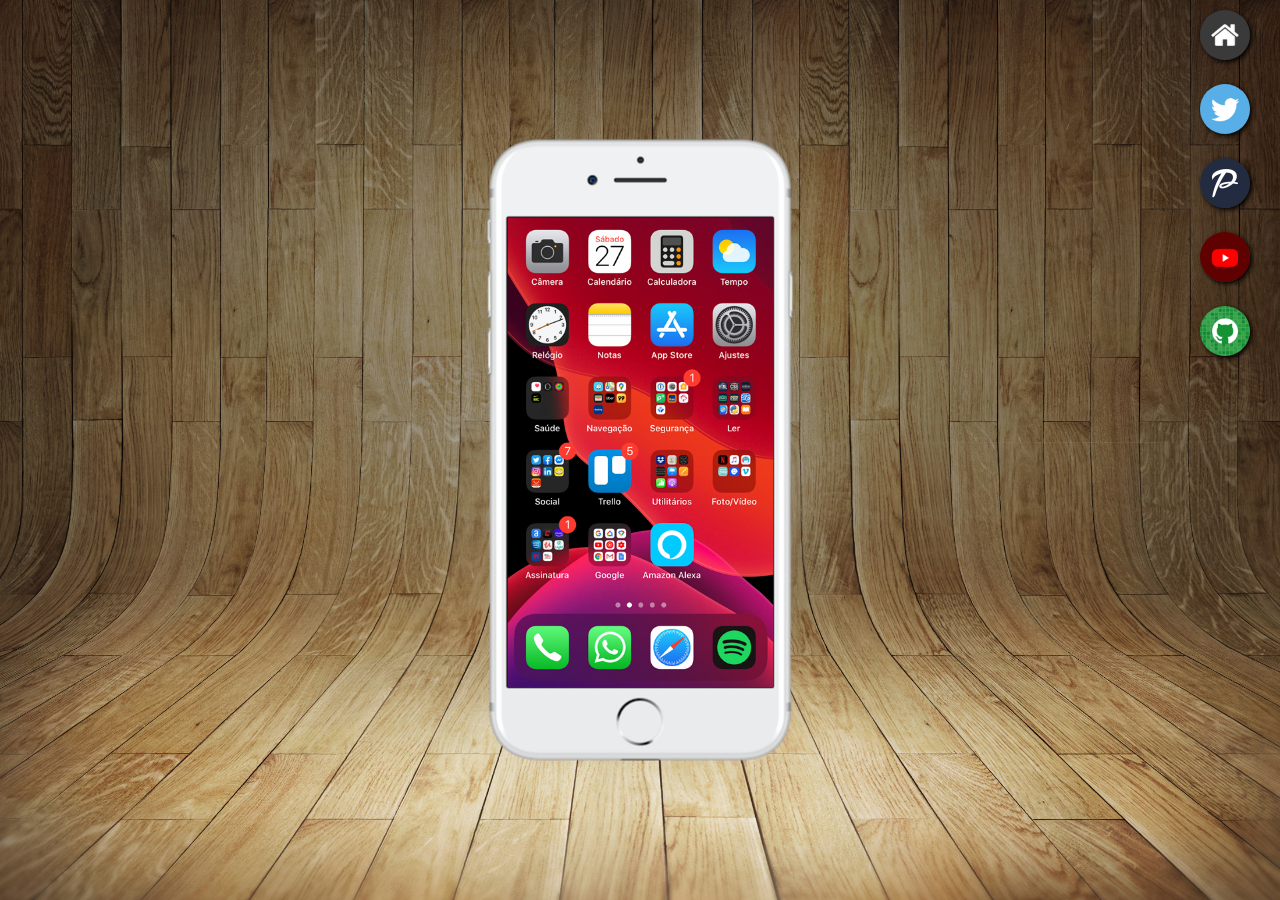
<file: index.html>
<!DOCTYPE html>
<html lang="pt-BR">
<head>
    <meta charset="UTF-8">
    <meta http-equiv="X-UA-Compatible" content="IE=edge">
    <meta name="viewport" content="width=device-width, initial-scale=1.0">
    <title>Redes Sociais</title>
    <link rel="shortcut icon" href="favicon.ico" type="image/x-icon">
    <link rel="stylesheet" href="estilos/style.css">
</head>
<body>
    <main>
        <section id="telefone">
            <iframe src="home.html" name="tela" id="tela" frameborder="0"></iframe>
        </section>

        <section id="redes-sociais">
            <a href="home.html" target="tela"> <img src="imagens/logo-home.jpg" alt="Home"> </a> <br>
            <a href="twitter.html" target="tela"> <img src="imagens/logo-twitter.jpg" alt="Twitter"> </a> <br>
            <a href="pillowfort.html" target="tela"> <img src="imagens/logo-pillowfort.jpg" alt="pillowfort"> </a> <br>
            <a href="youtube.html" target="tela"> <img src="imagens/logo-youtube.jpg" alt="Youtube"> </a> <br>
            <a href="github.html" target="tela"> <img src="imagens/logo-github.jpg" alt="github"> </a>
        </section>
    </main>
</body>
</html>
</file>
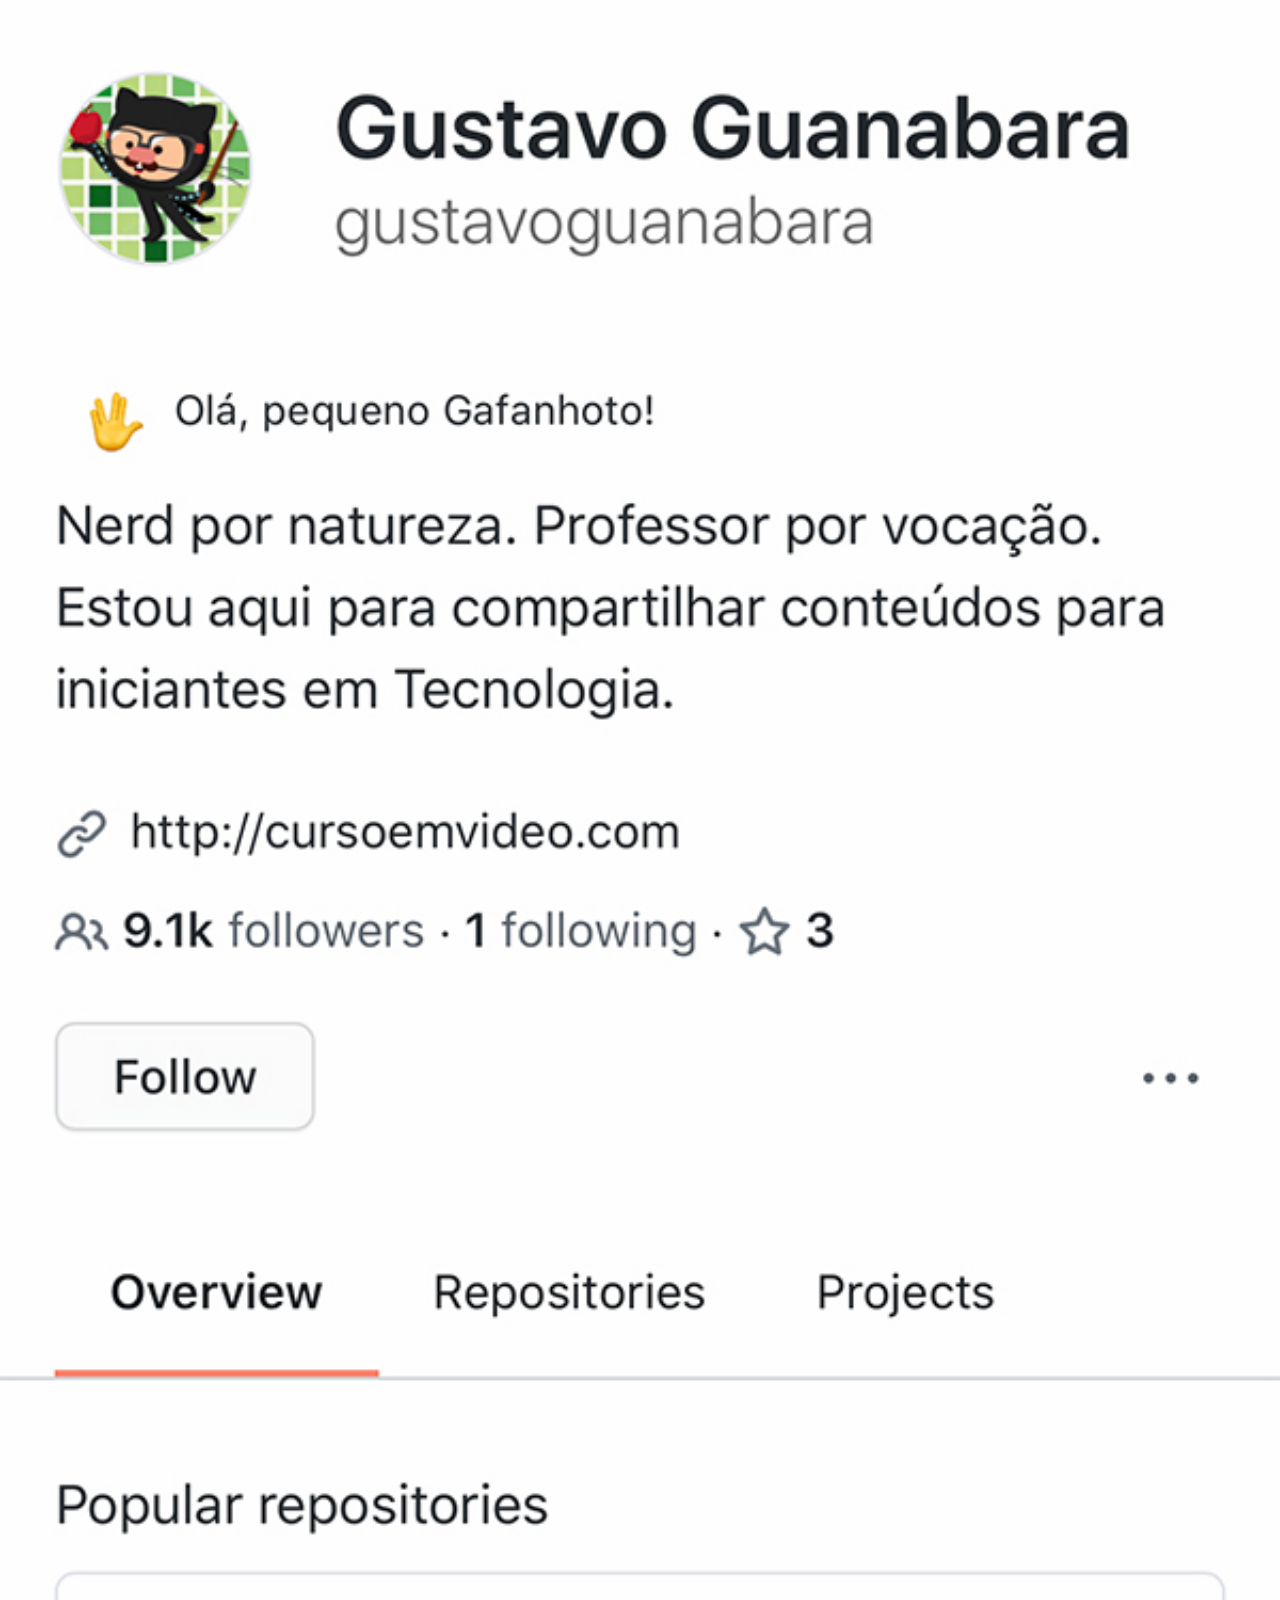
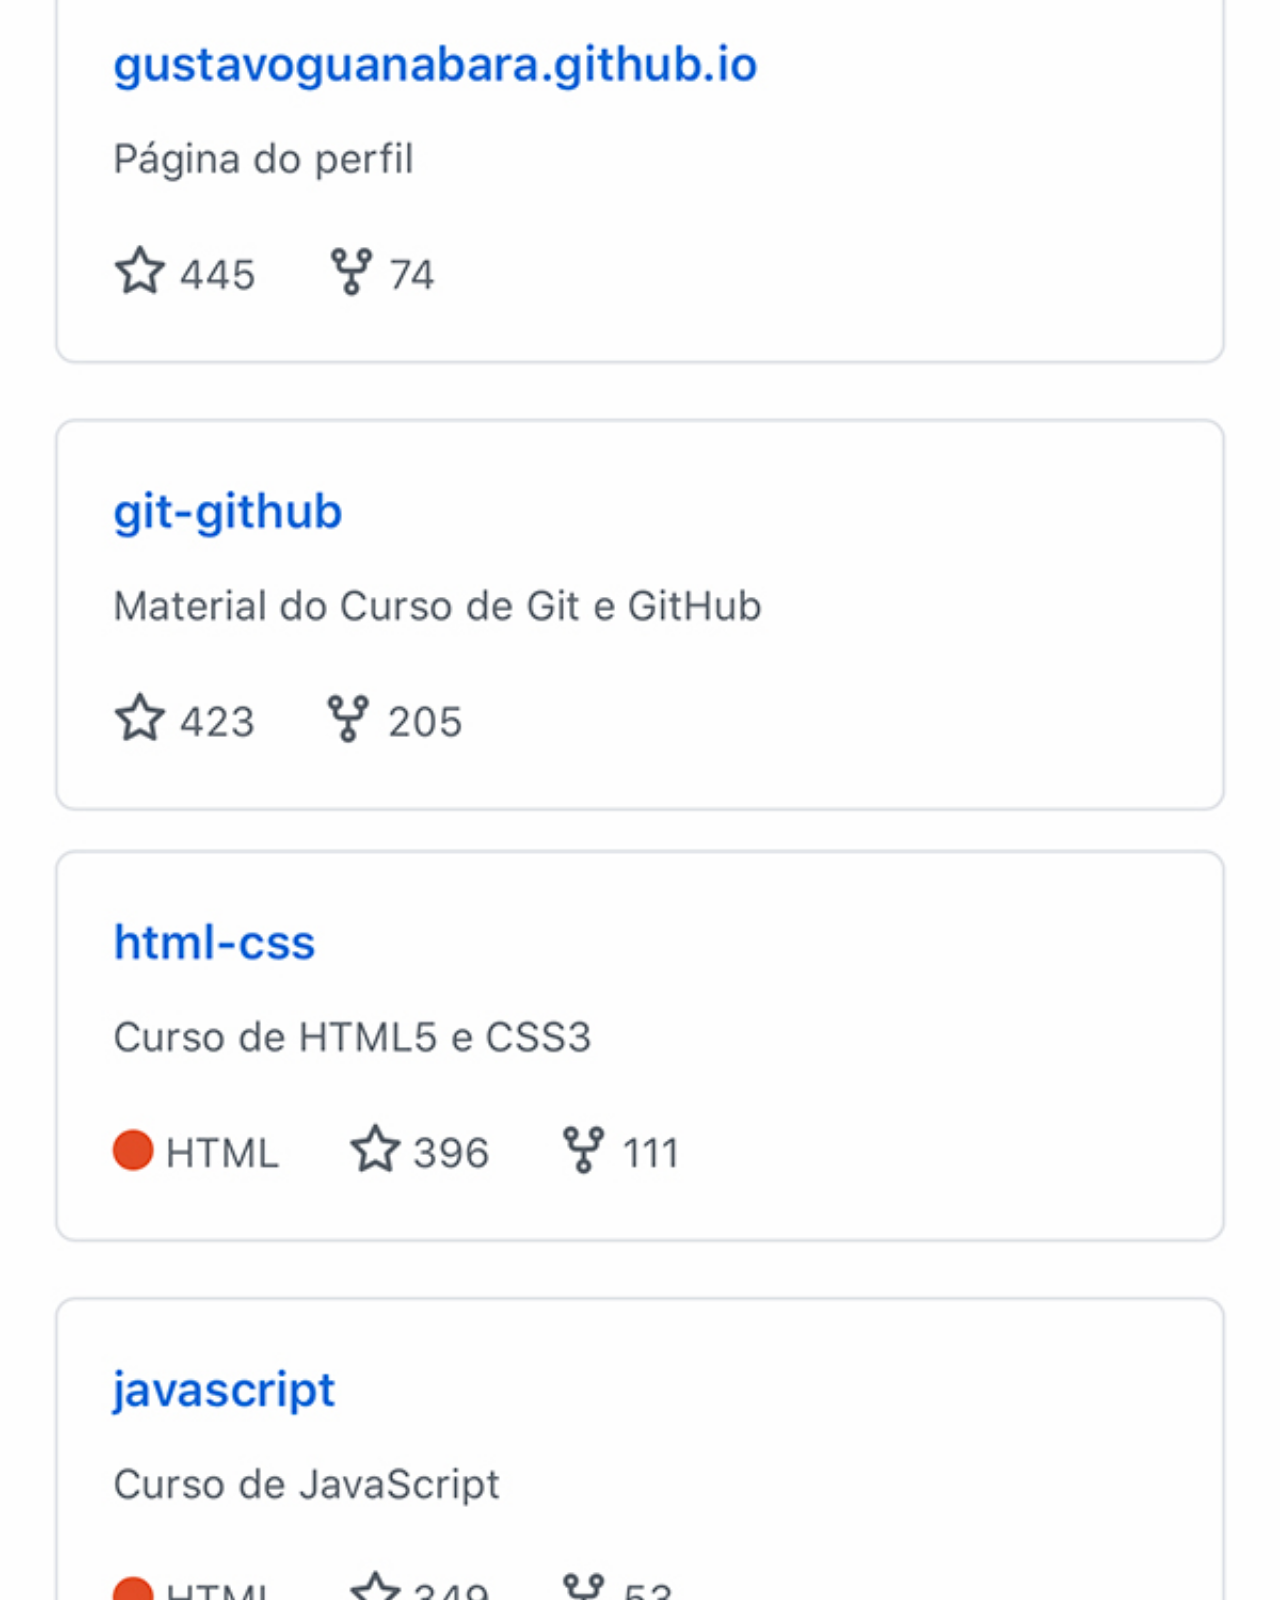
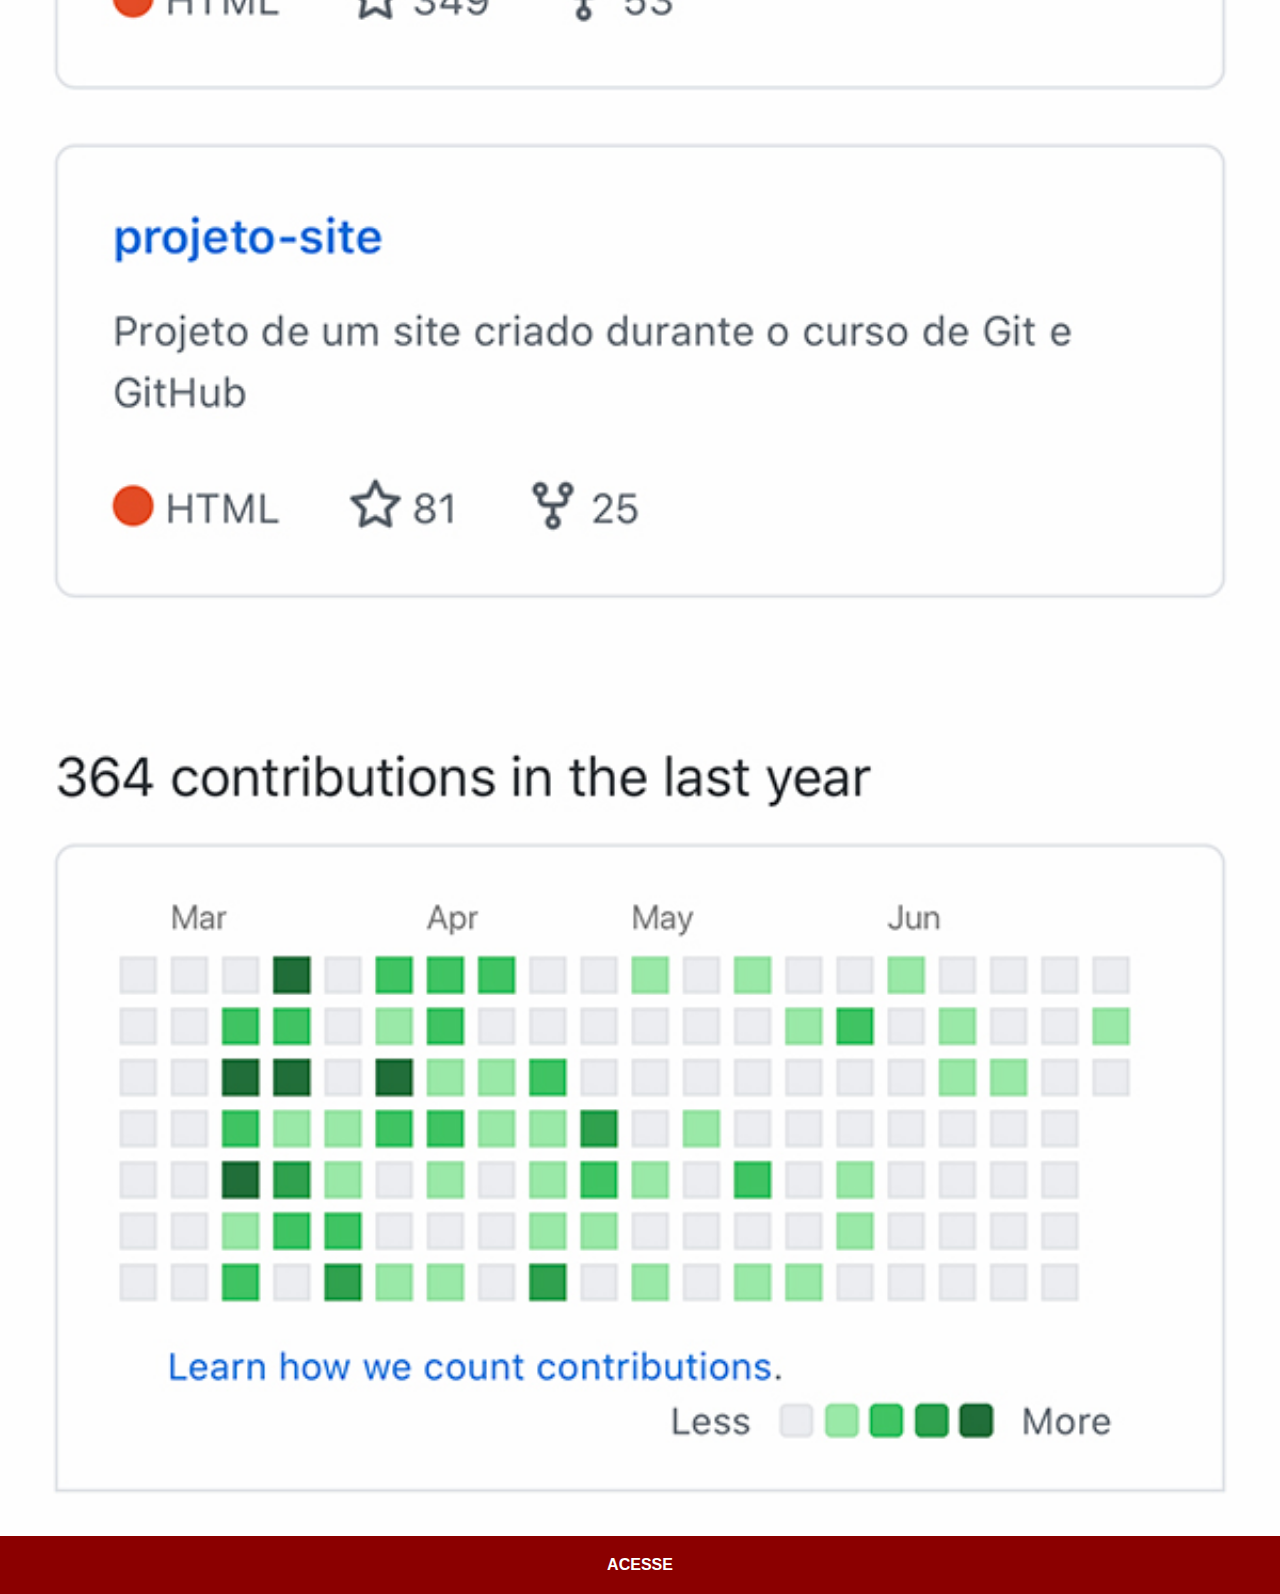
<file: github.html>
<!DOCTYPE html>
<html lang="pt-BR">
<head>
    <meta charset="UTF-8">
    <meta http-equiv="X-UA-Compatible" content="IE=edge">
    <meta name="viewport" content="width=device-width, initial-scale=1.0">
    <title>Home</title>
    <link rel="stylesheet" href="estilos/socials.css">
</head>
<body>
    <img src="imagens/tela-github.jpg" alt="GitHub">
    <a href="https://github.com/BrunoAndrade1997" target="_blank">ACESSE</a>
</body>
</html>
</file>
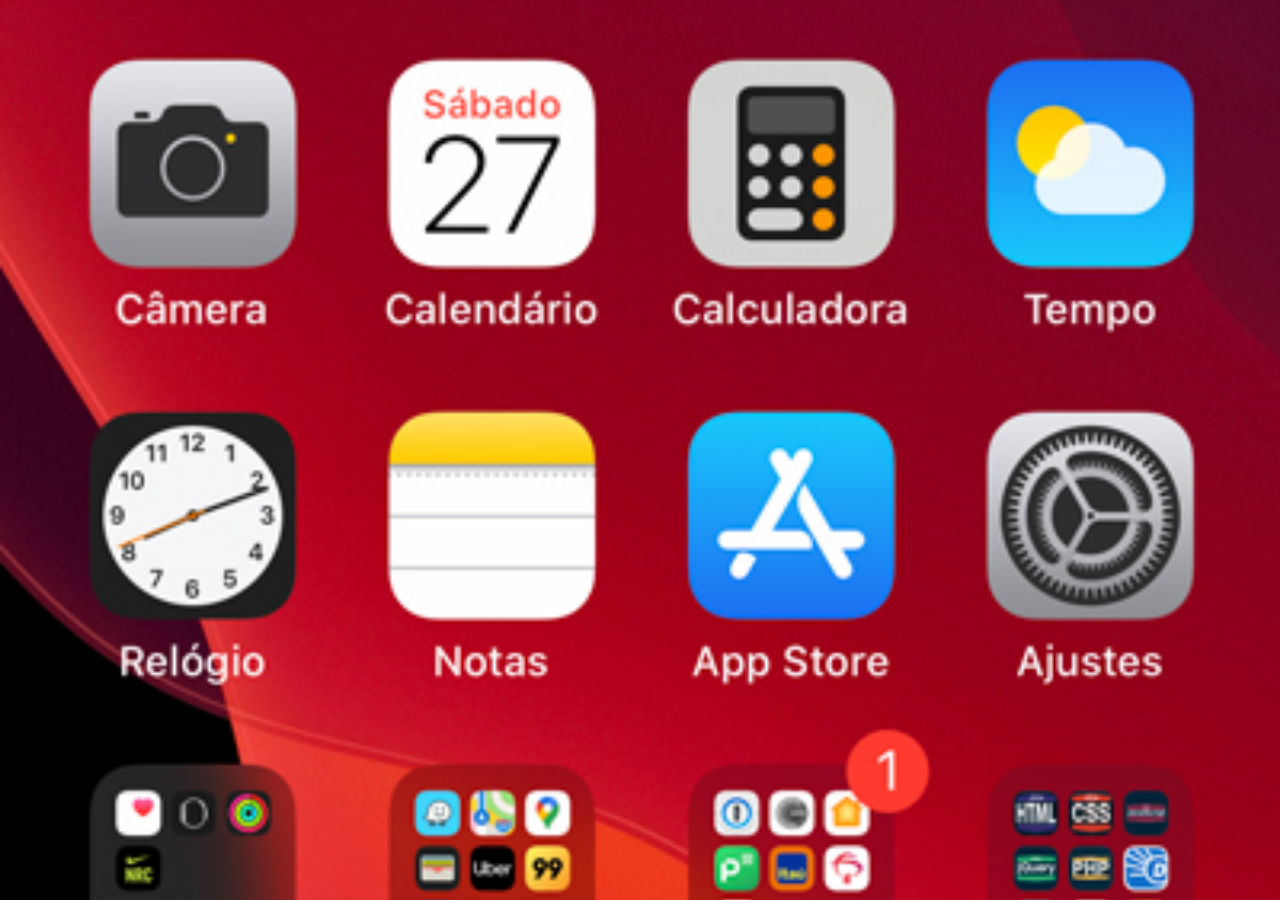
<file: home.html>
<!DOCTYPE html>
<html lang="pt-BR">
<head>
    <meta charset="UTF-8">
    <meta http-equiv="X-UA-Compatible" content="IE=edge">
    <meta name="viewport" content="width=device-width, initial-scale=1.0">
    <title>Home</title>
    <style>
        * {
            margin: 0px;
            padding: 0px;
        }

        body {
            width: 100vw;
            height: 100vh;
            background: black url(imagens/tela-home.jpg) no-repeat top center;
            background-size: cover;
        }

    </style>
</head>
<body>
    
</body>
</html>
</file>
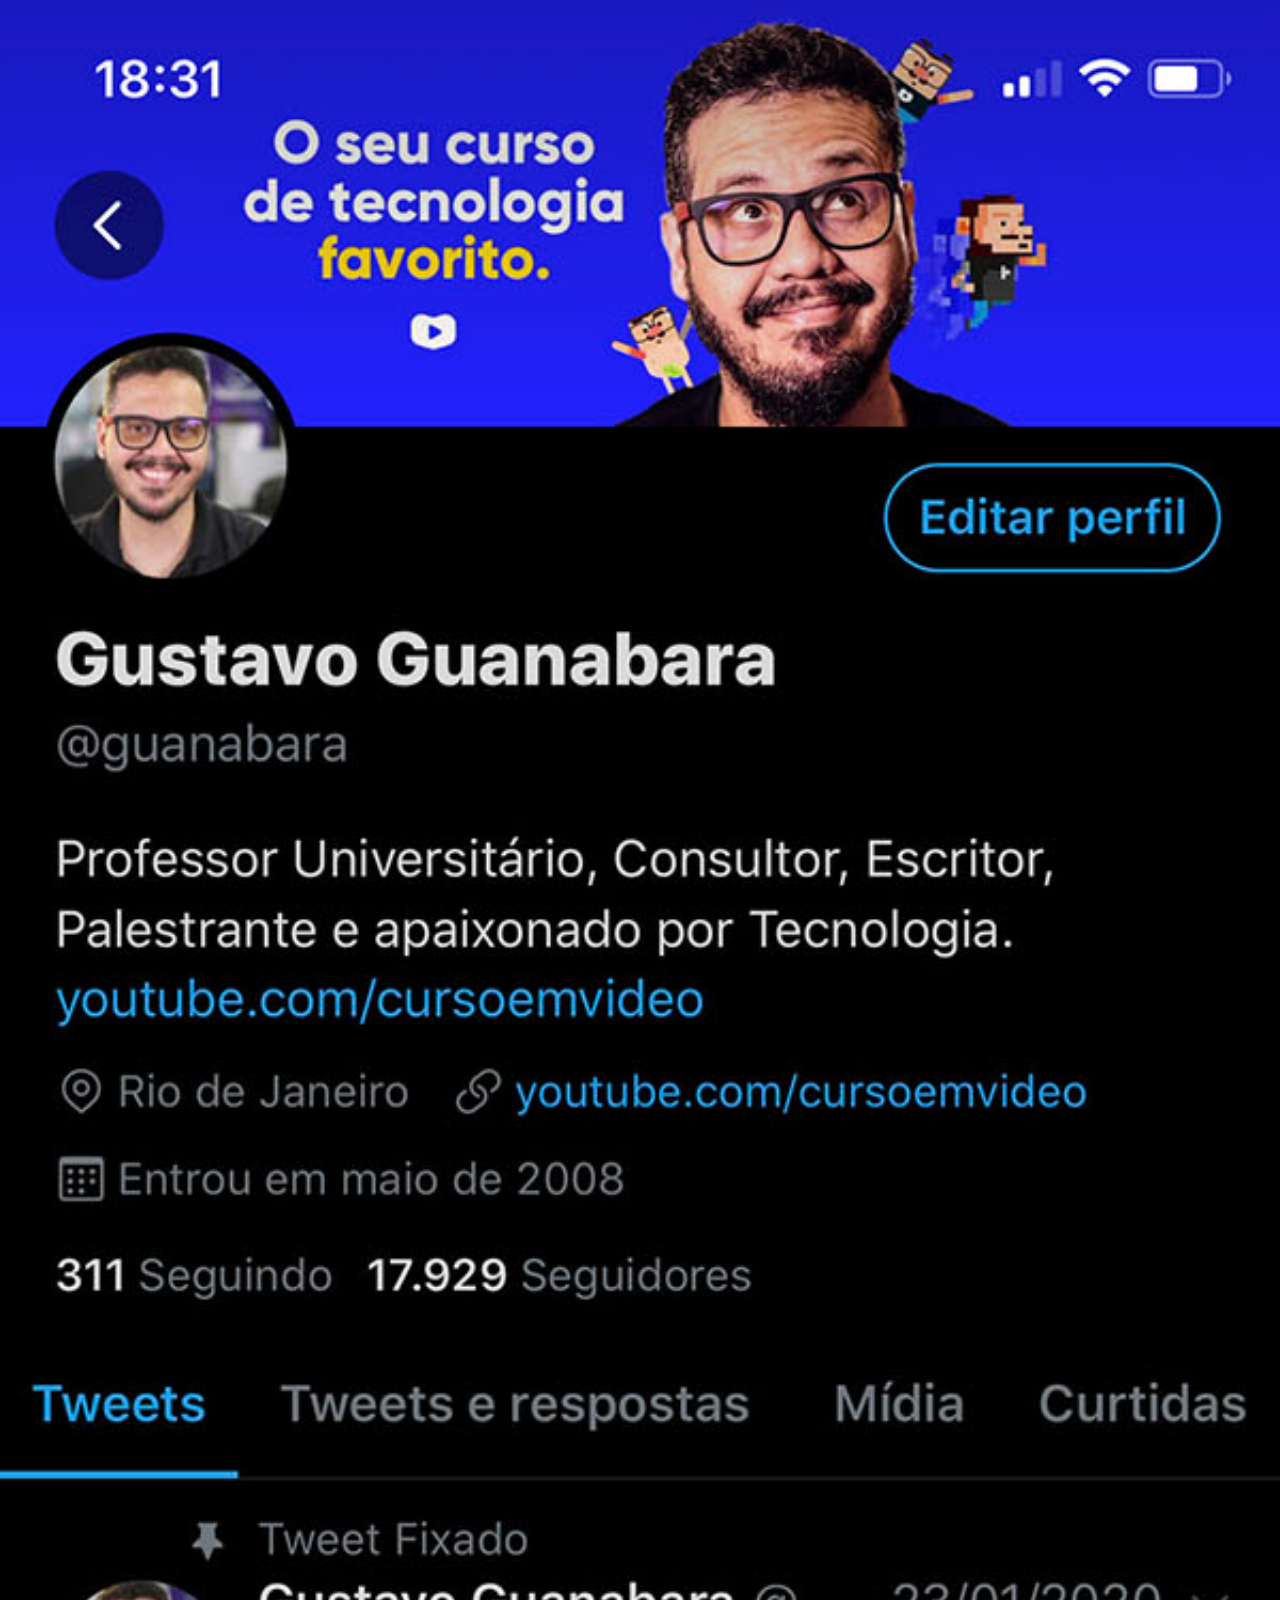
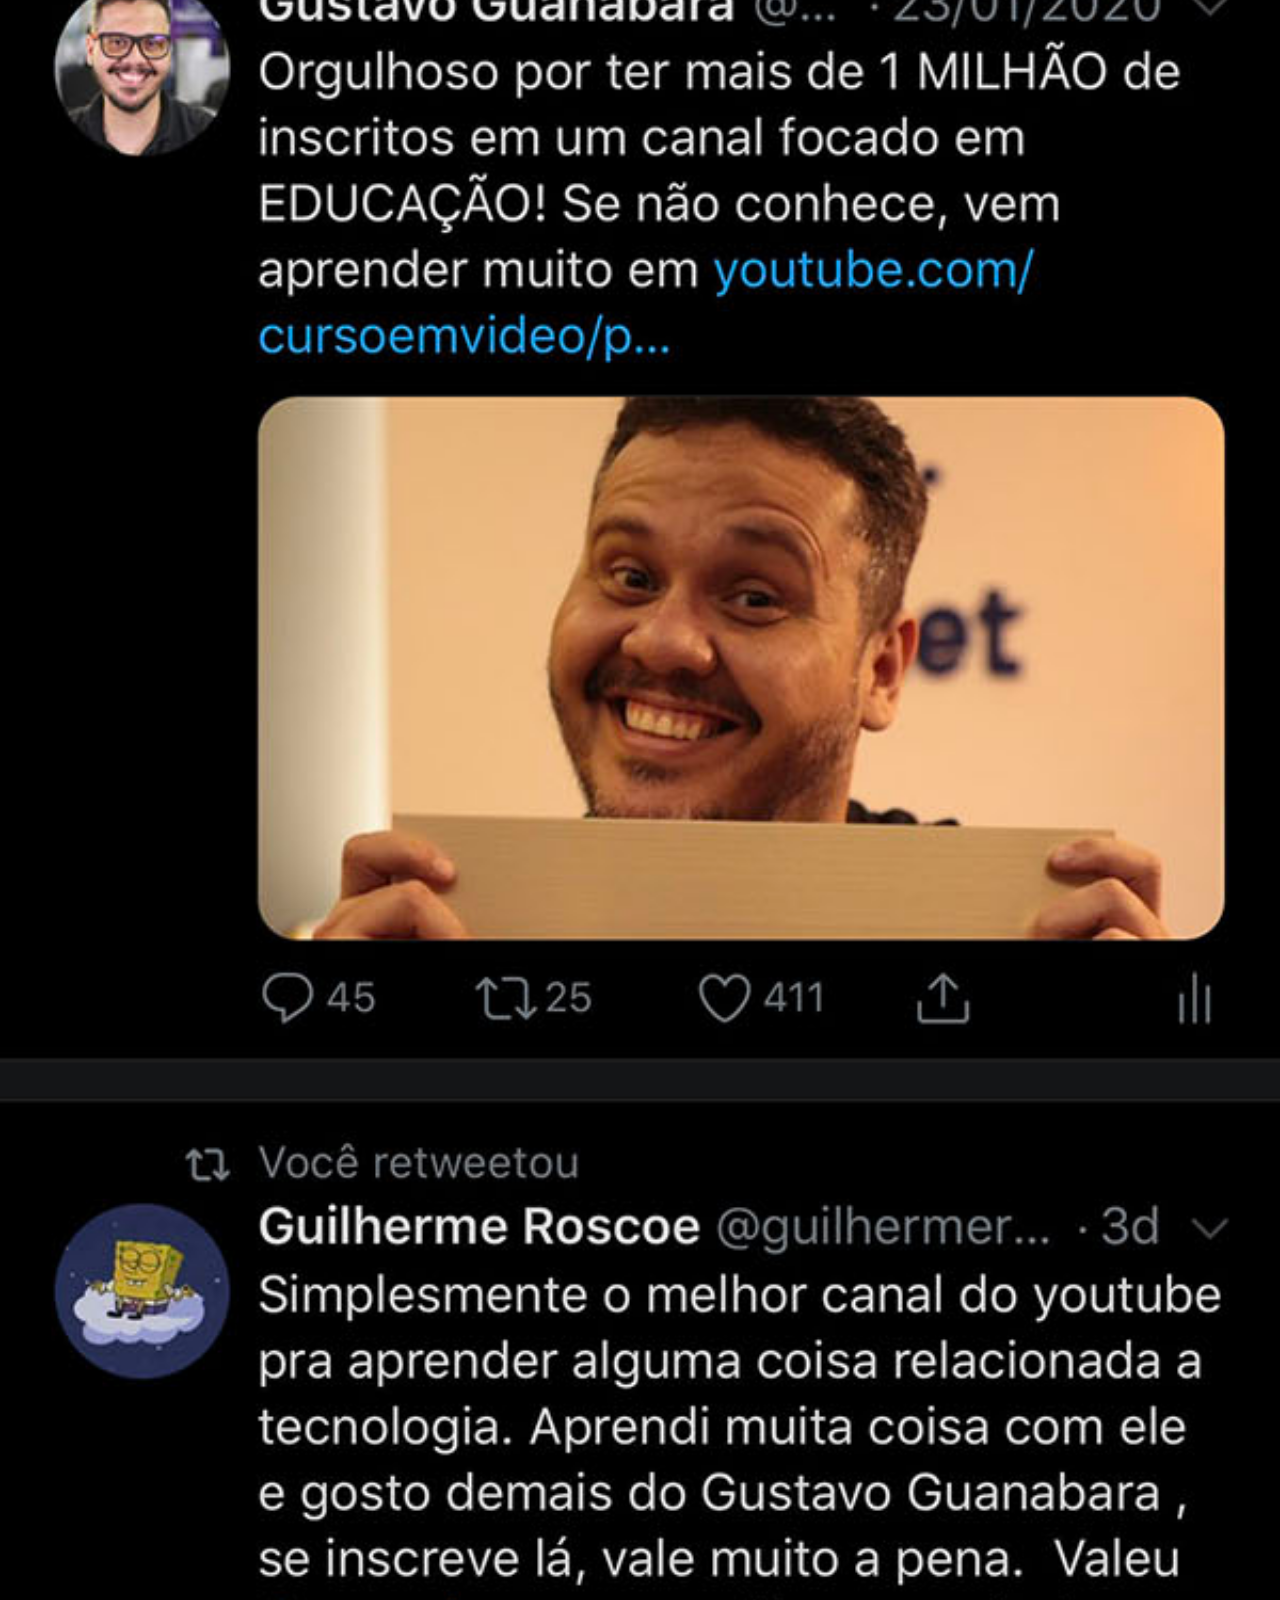
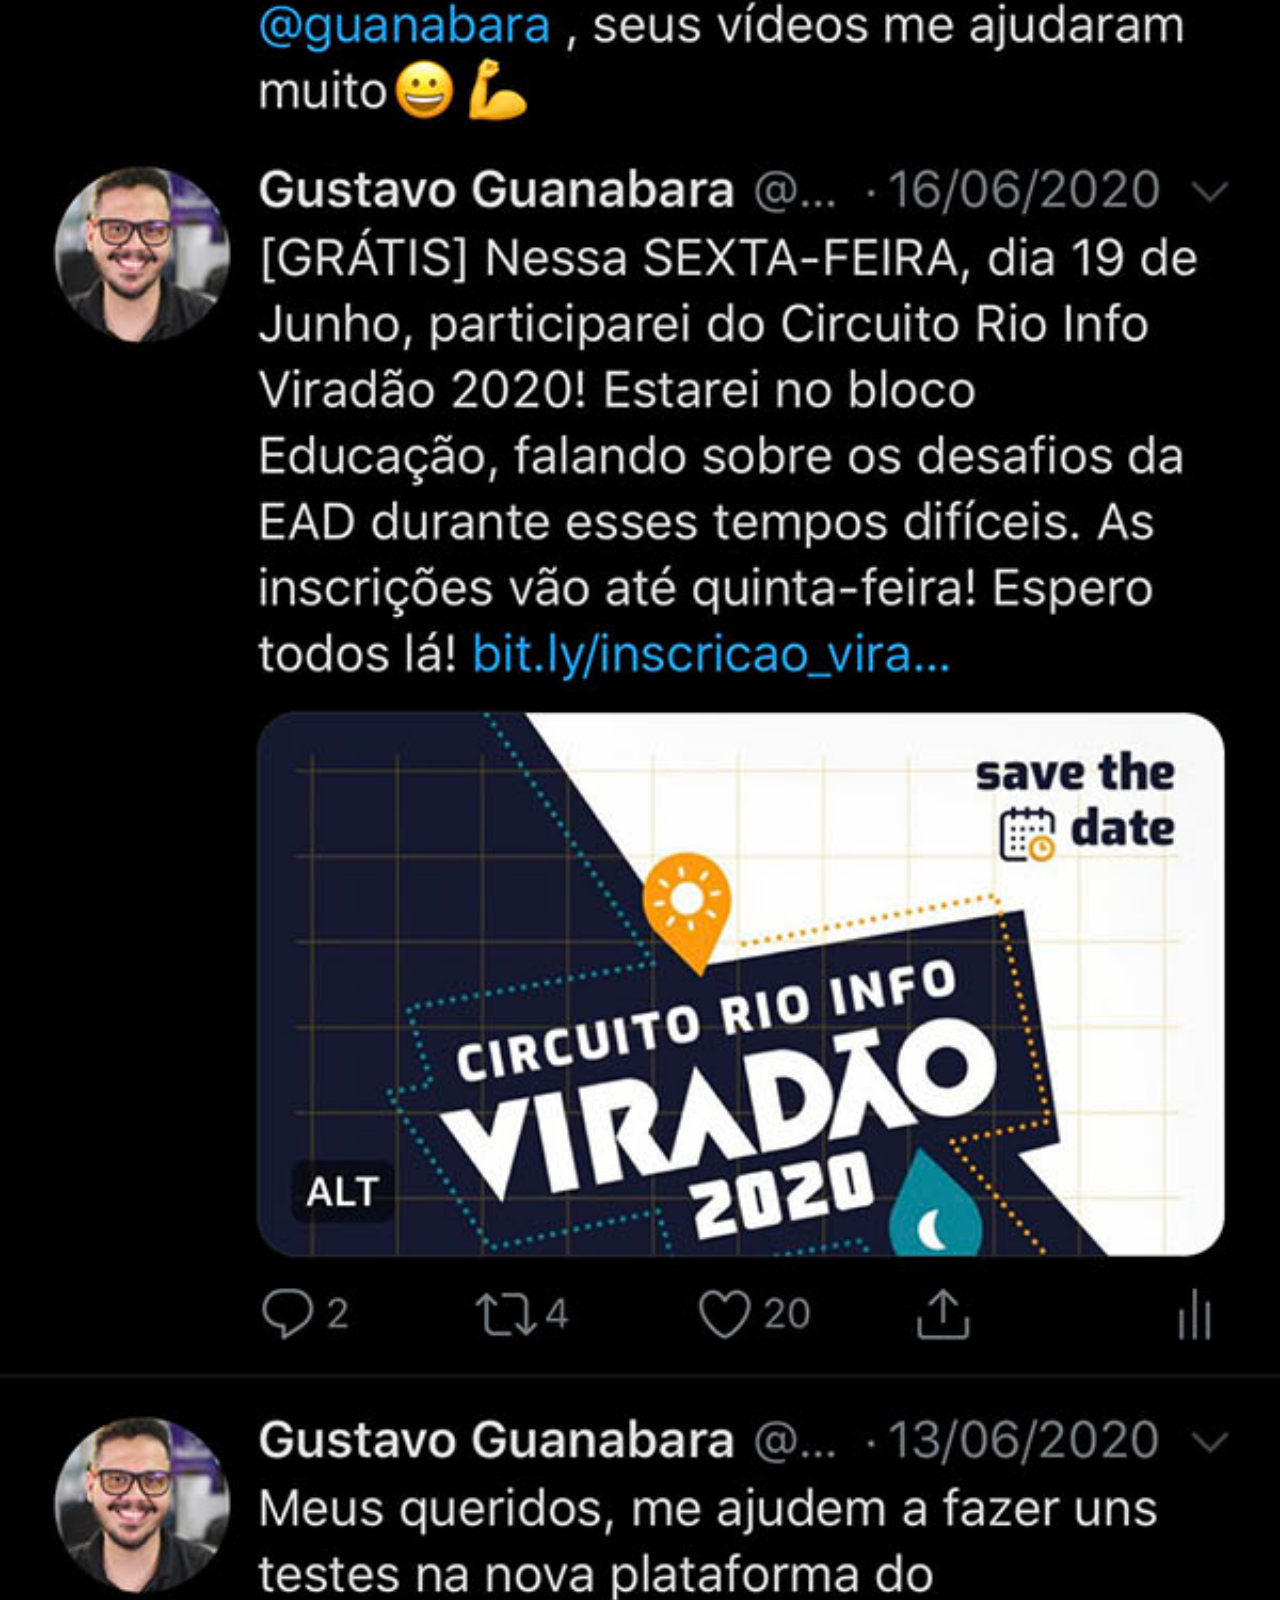
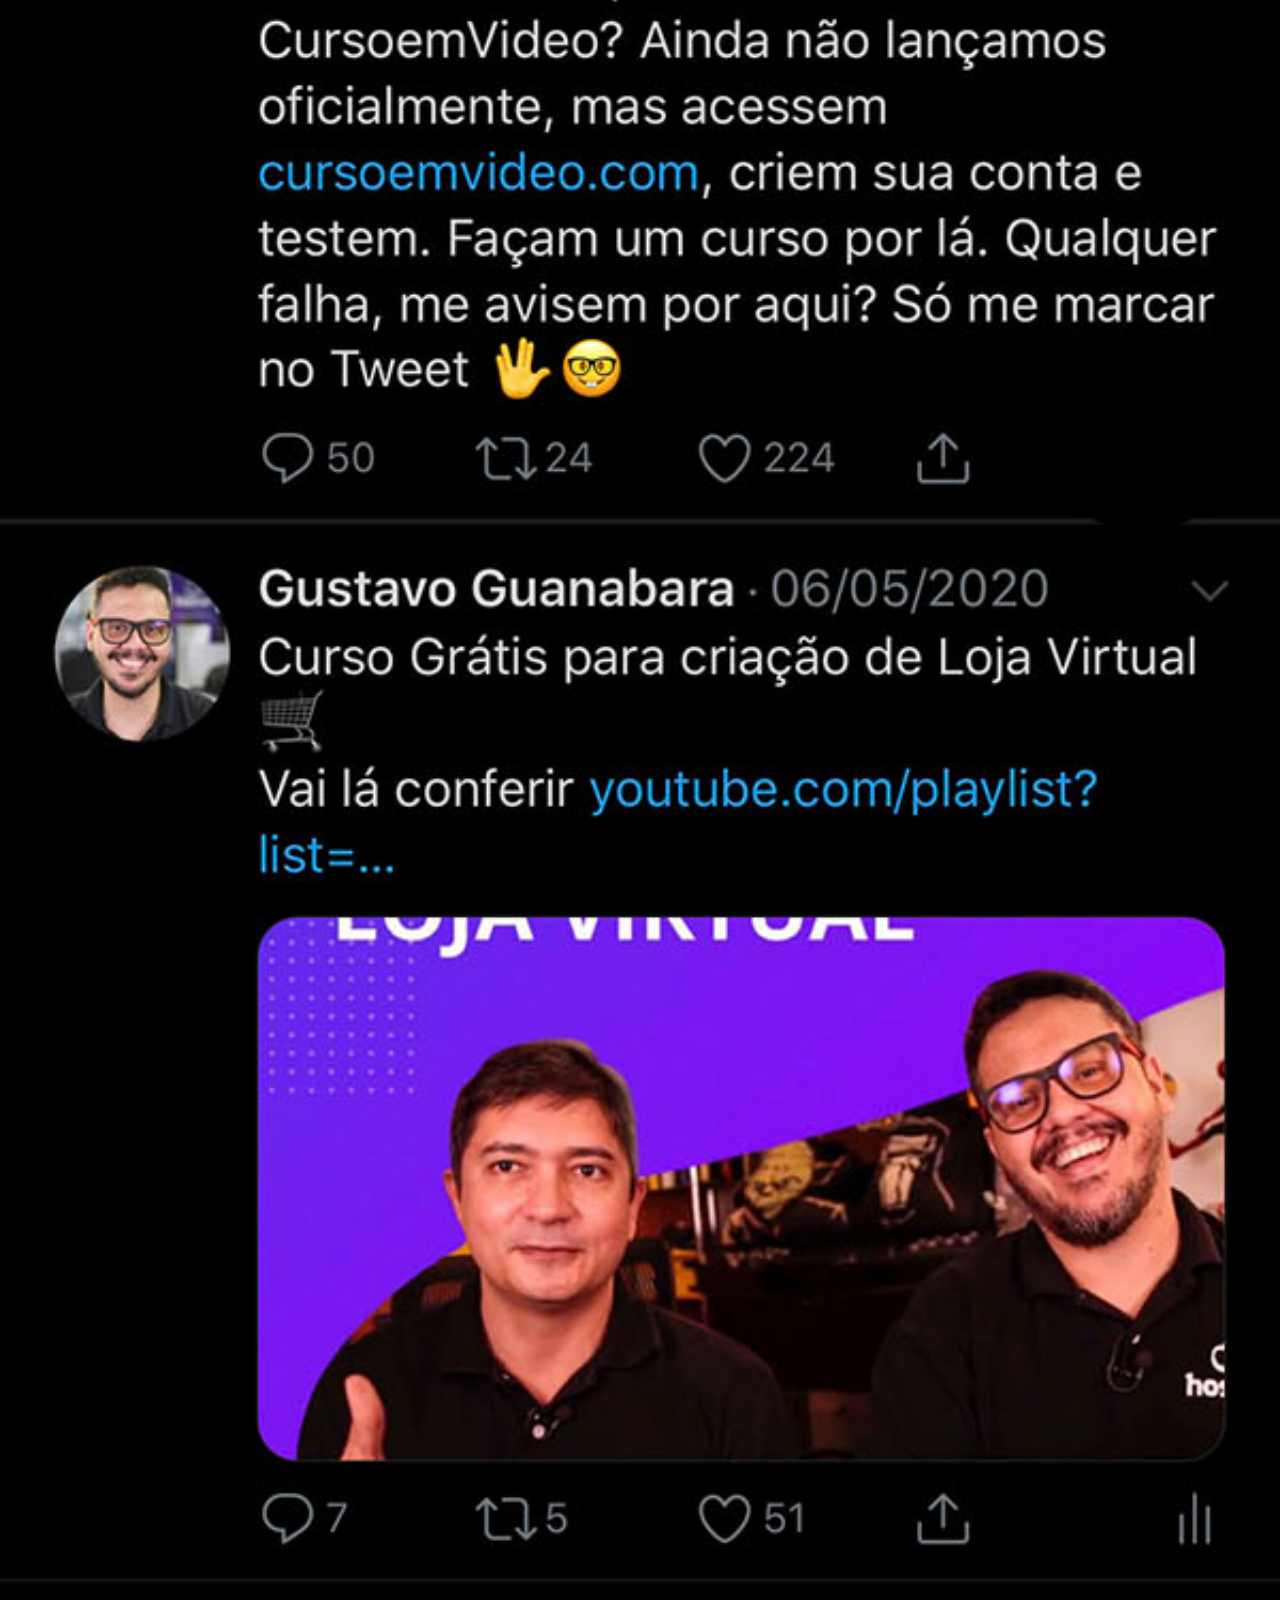
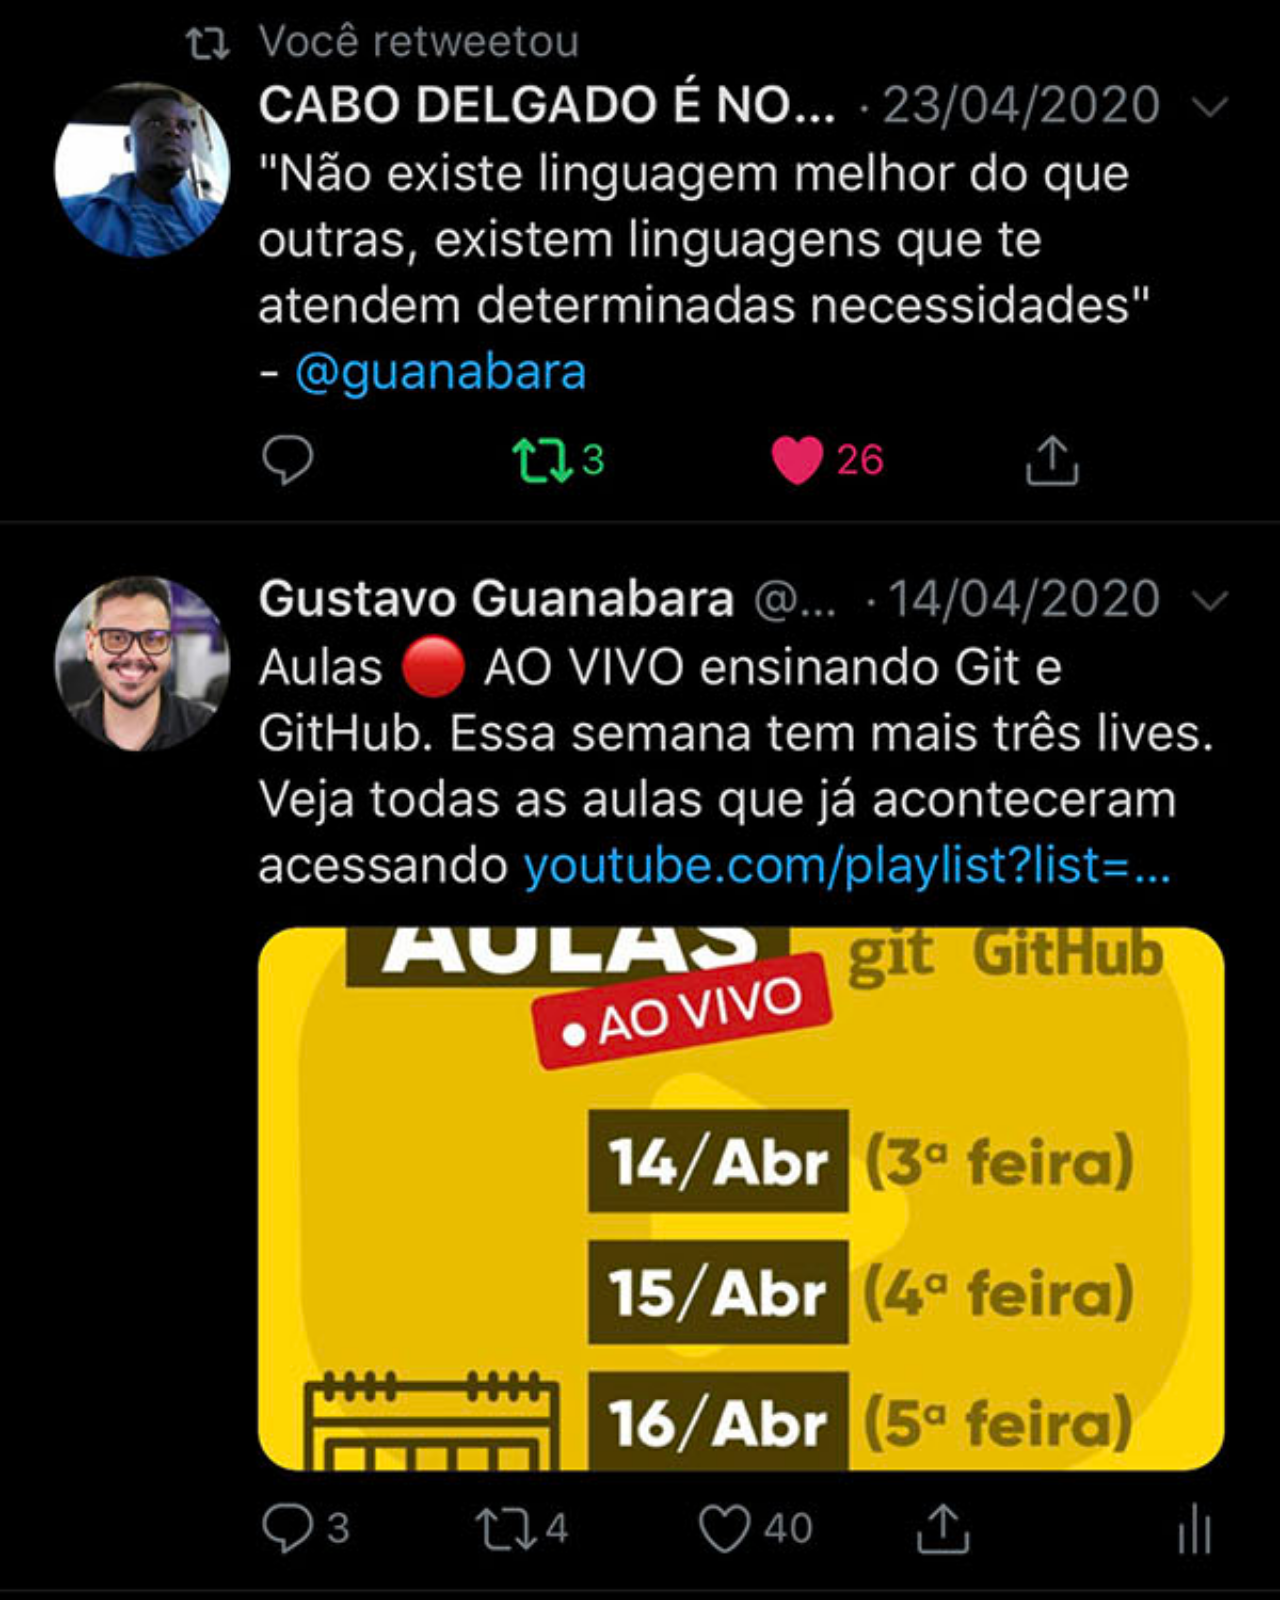
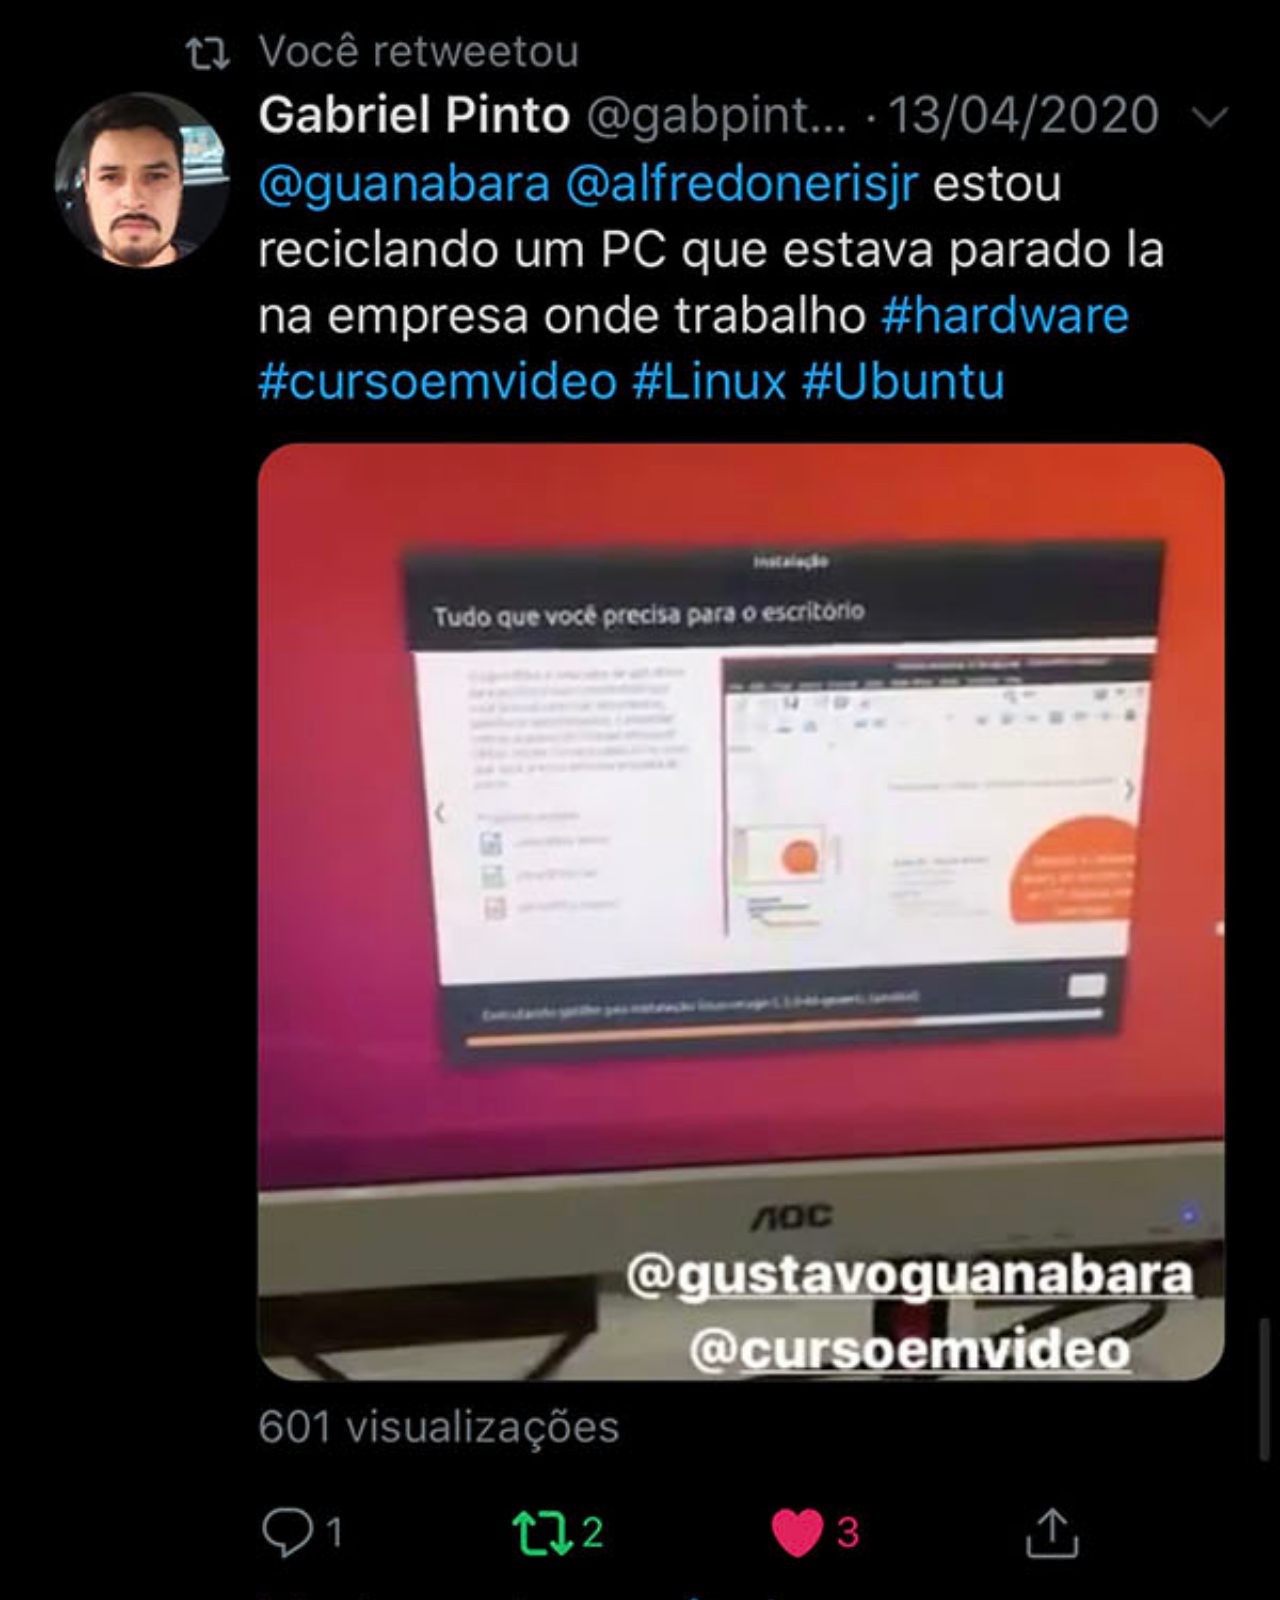
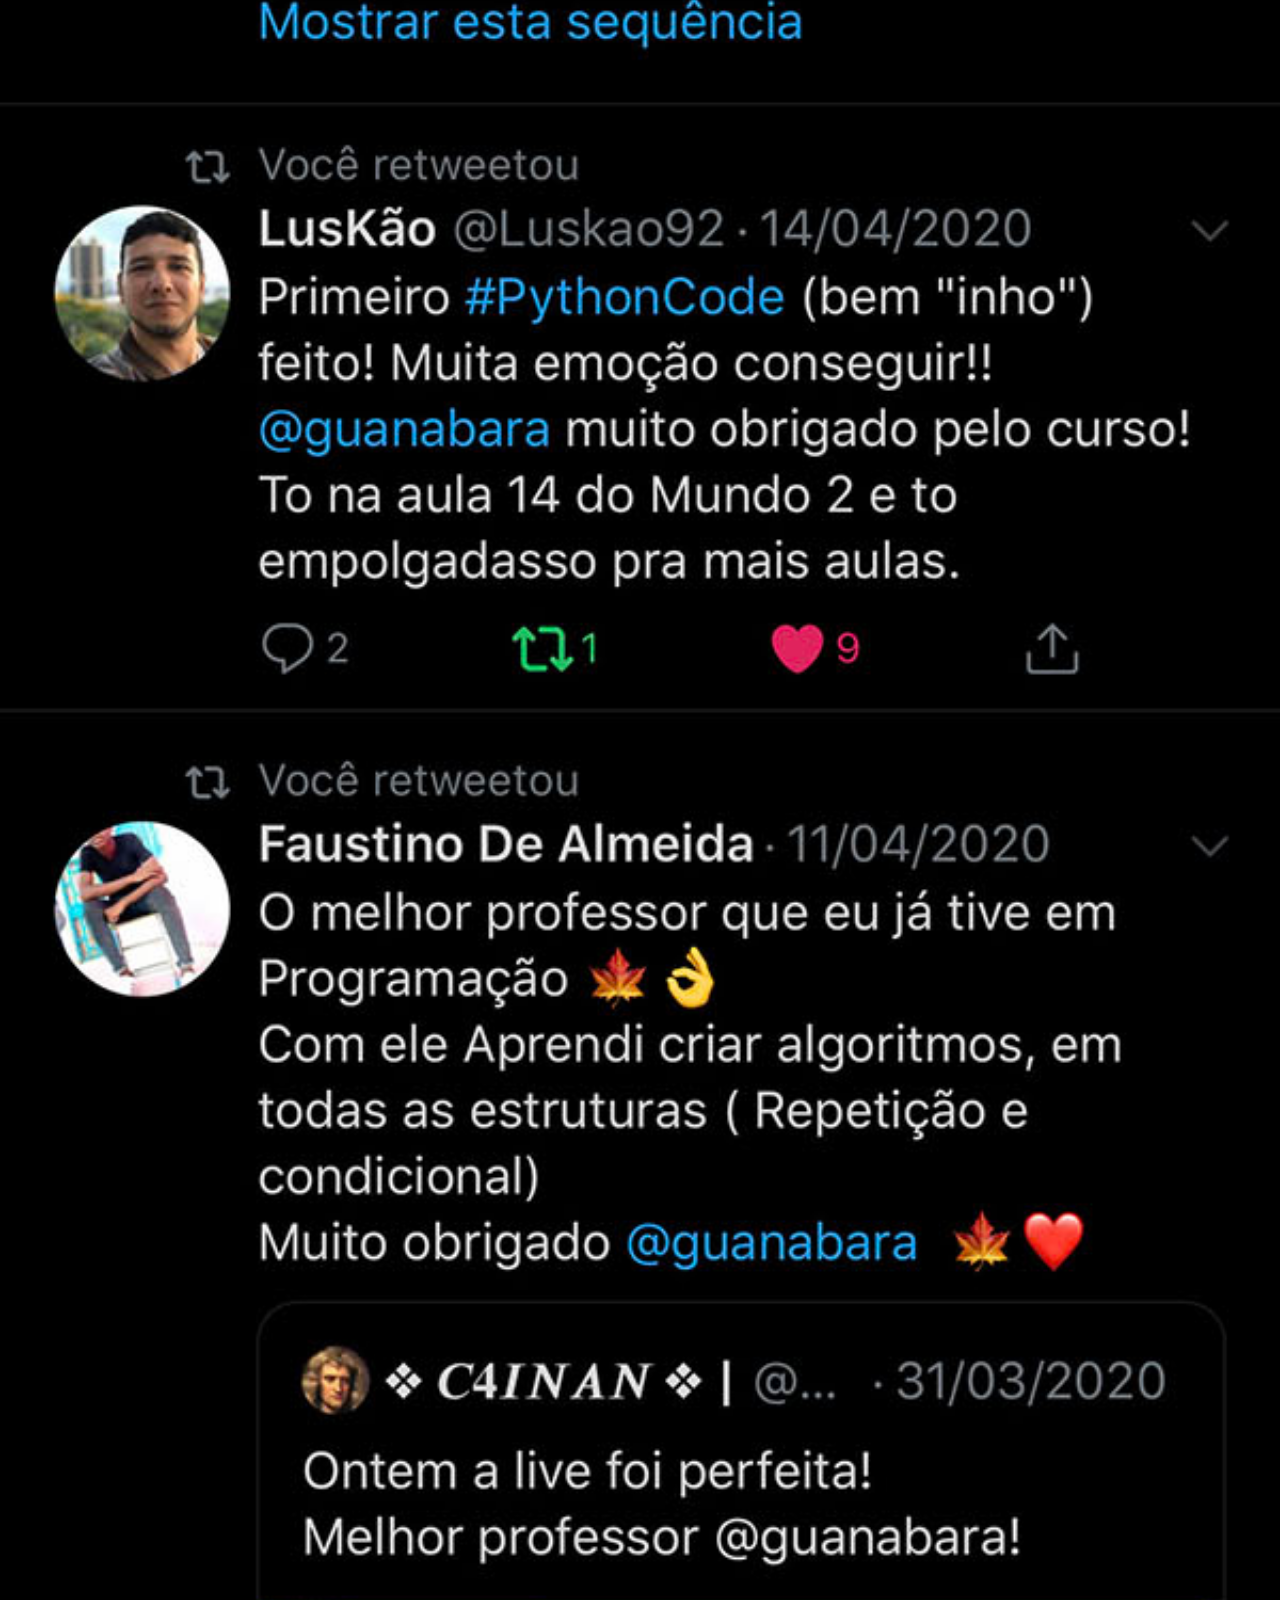
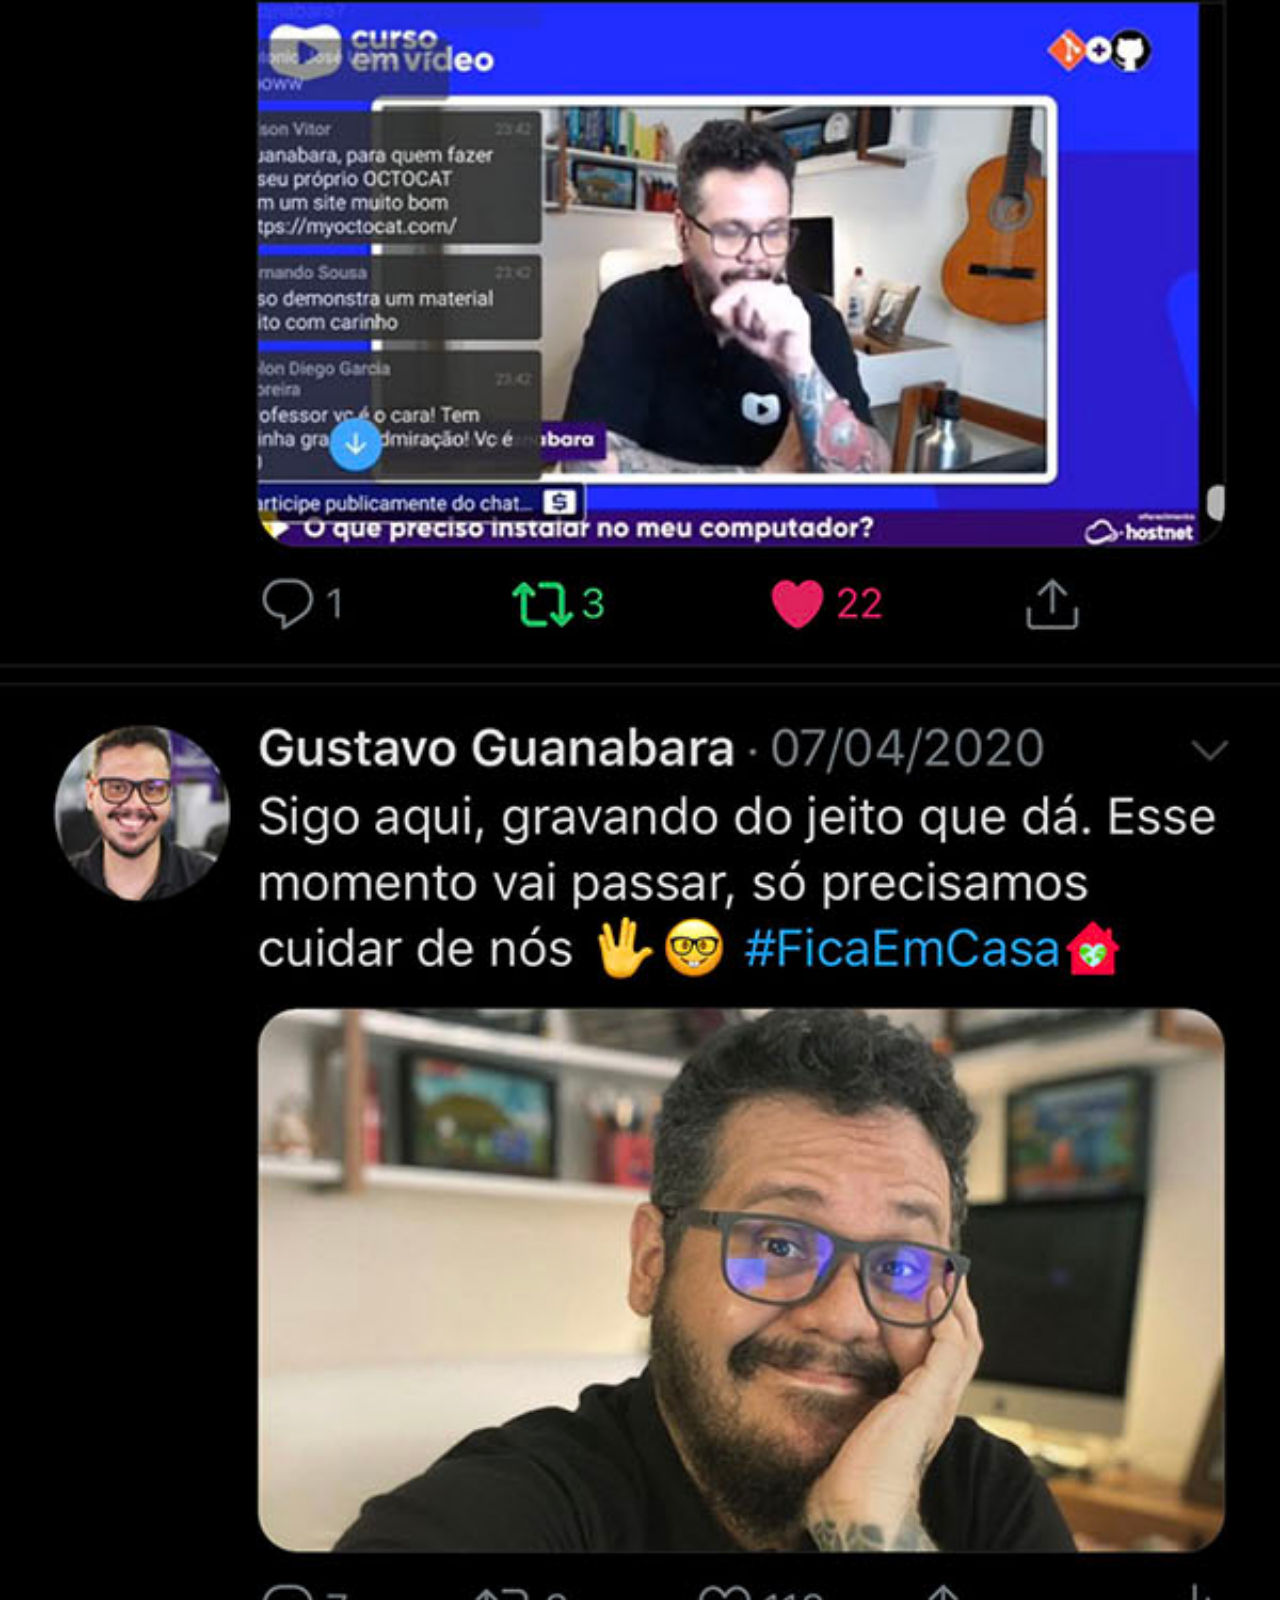
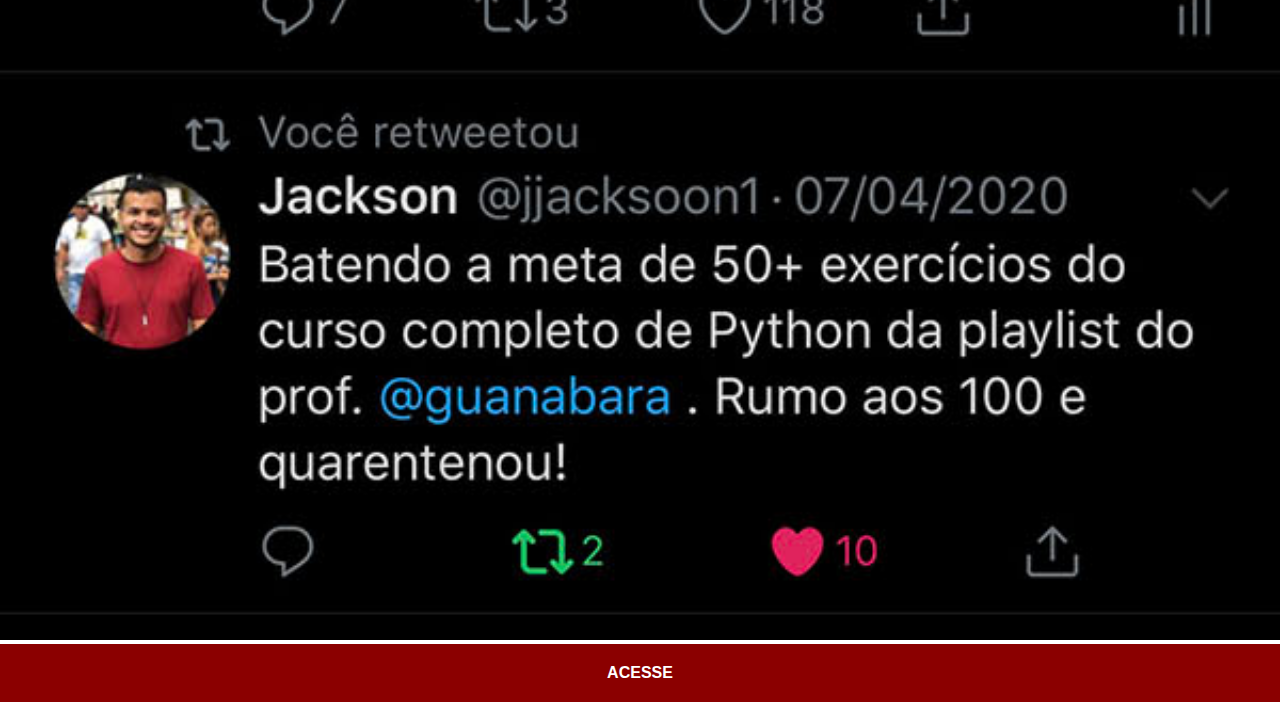
<file: twitter.html>
<!DOCTYPE html>
<html lang="pt-BR">
<head>
    <meta charset="UTF-8">
    <meta http-equiv="X-UA-Compatible" content="IE=edge">
    <meta name="viewport" content="width=device-width, initial-scale=1.0">
    <title>Home</title>
    <link rel="stylesheet" href="estilos/socials.css">
</head>
<body>
    <img src="imagens/tela-twitter.jpg" alt="Twitter">
    <a href="https://twitter.com/LotusLandSigma" target="_blank">ACESSE</a>
</body>
</html>
</file>
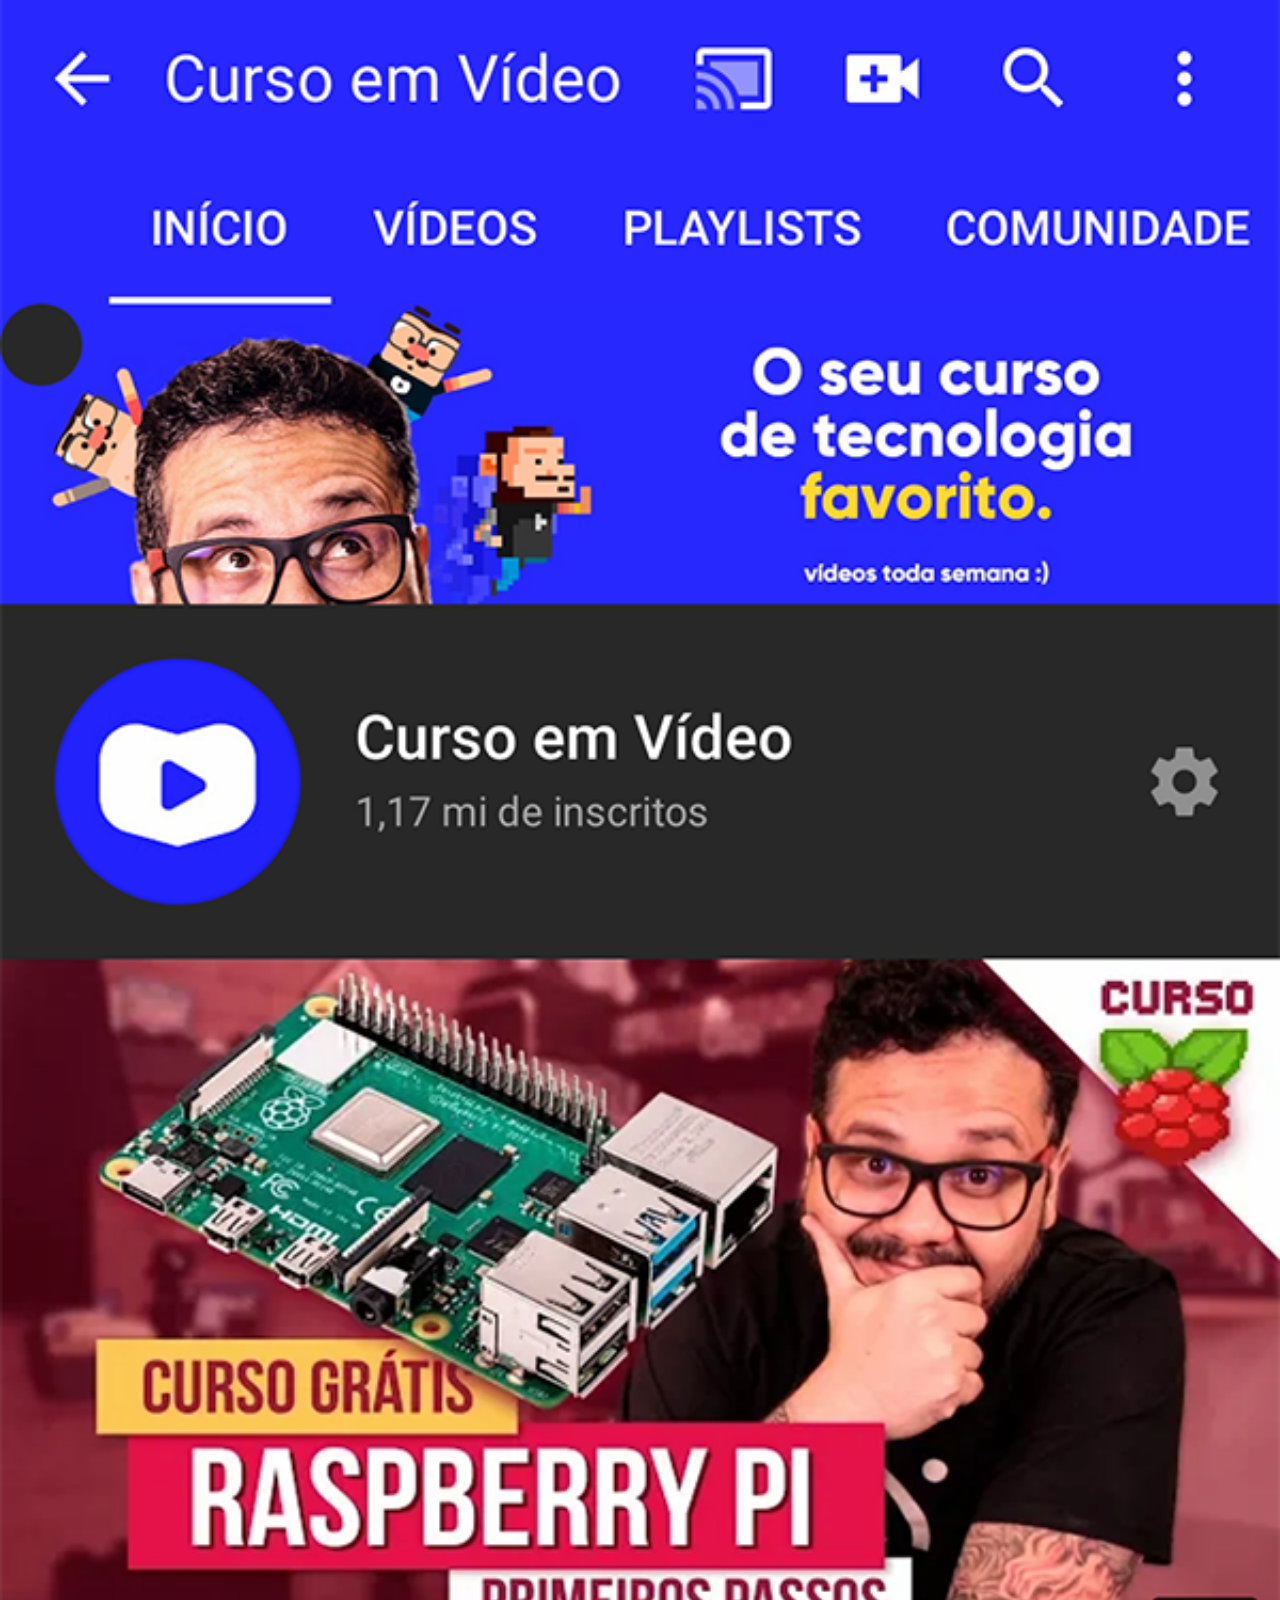
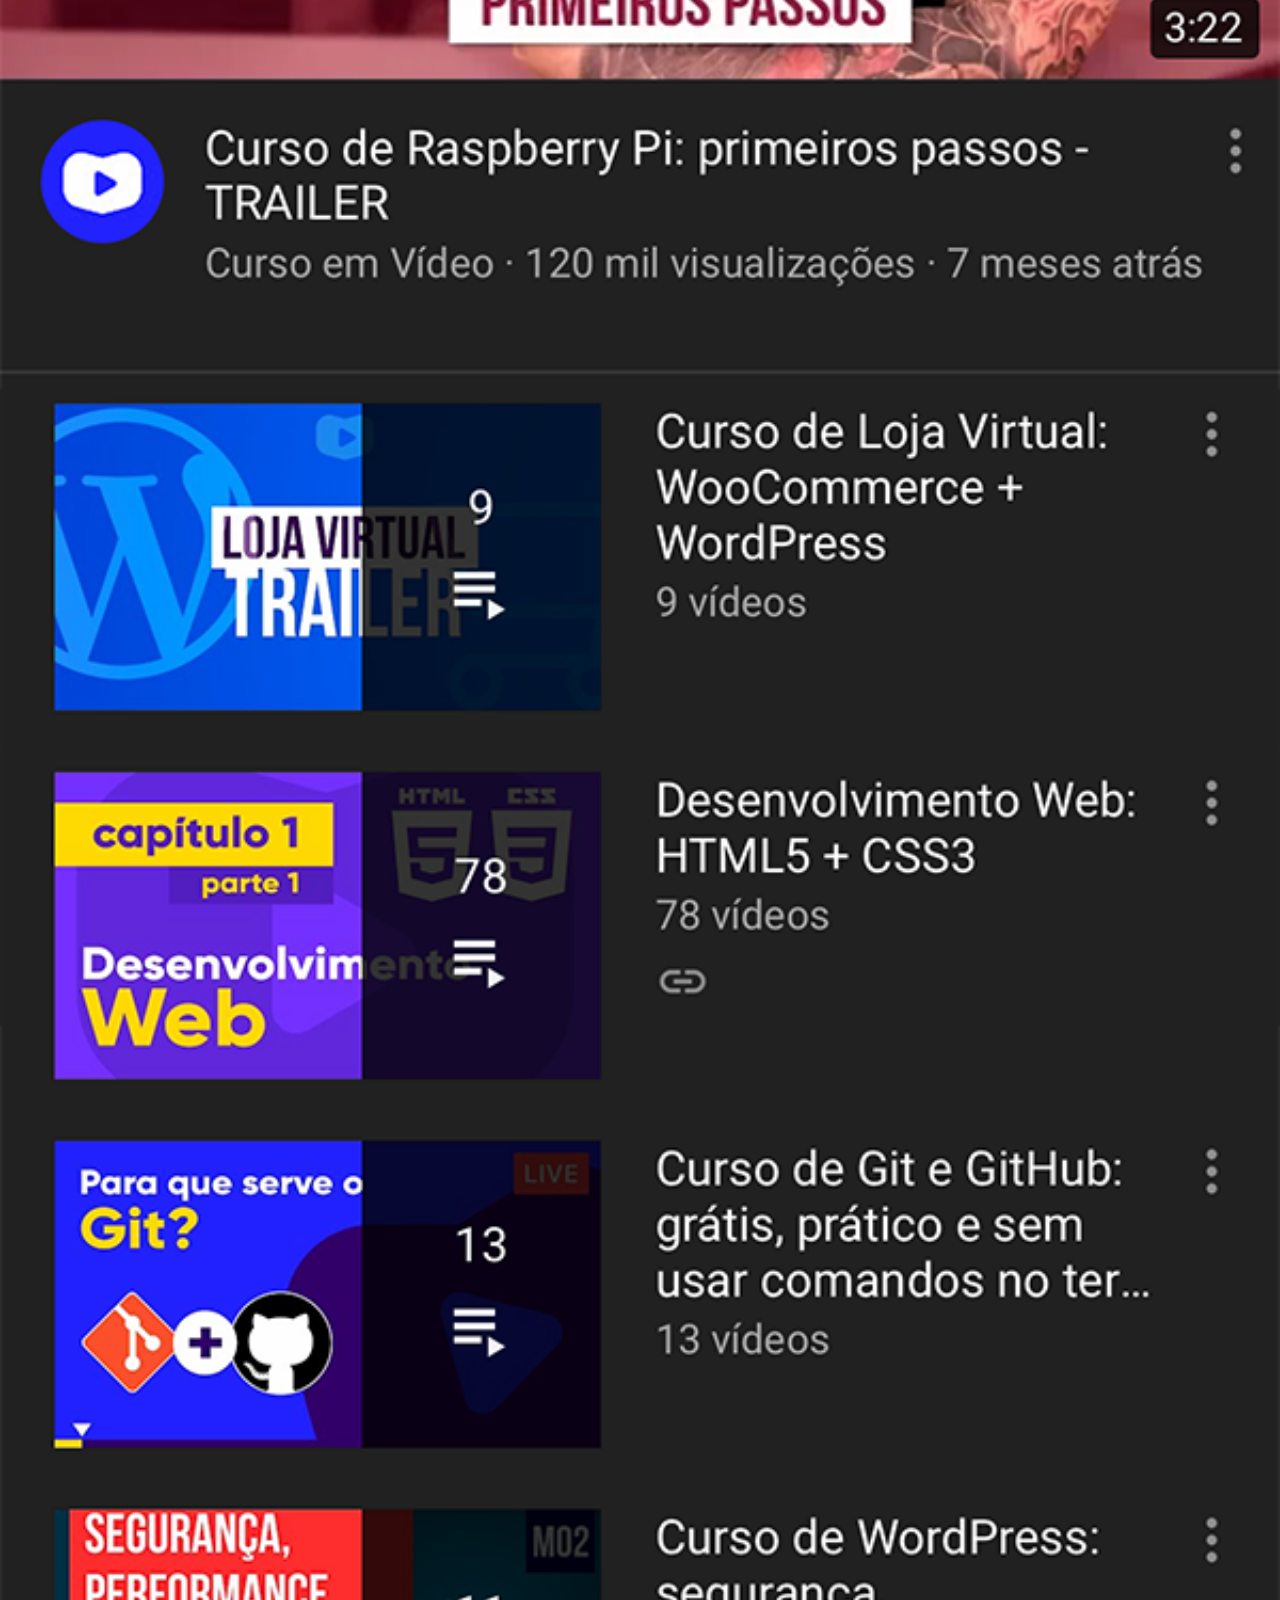
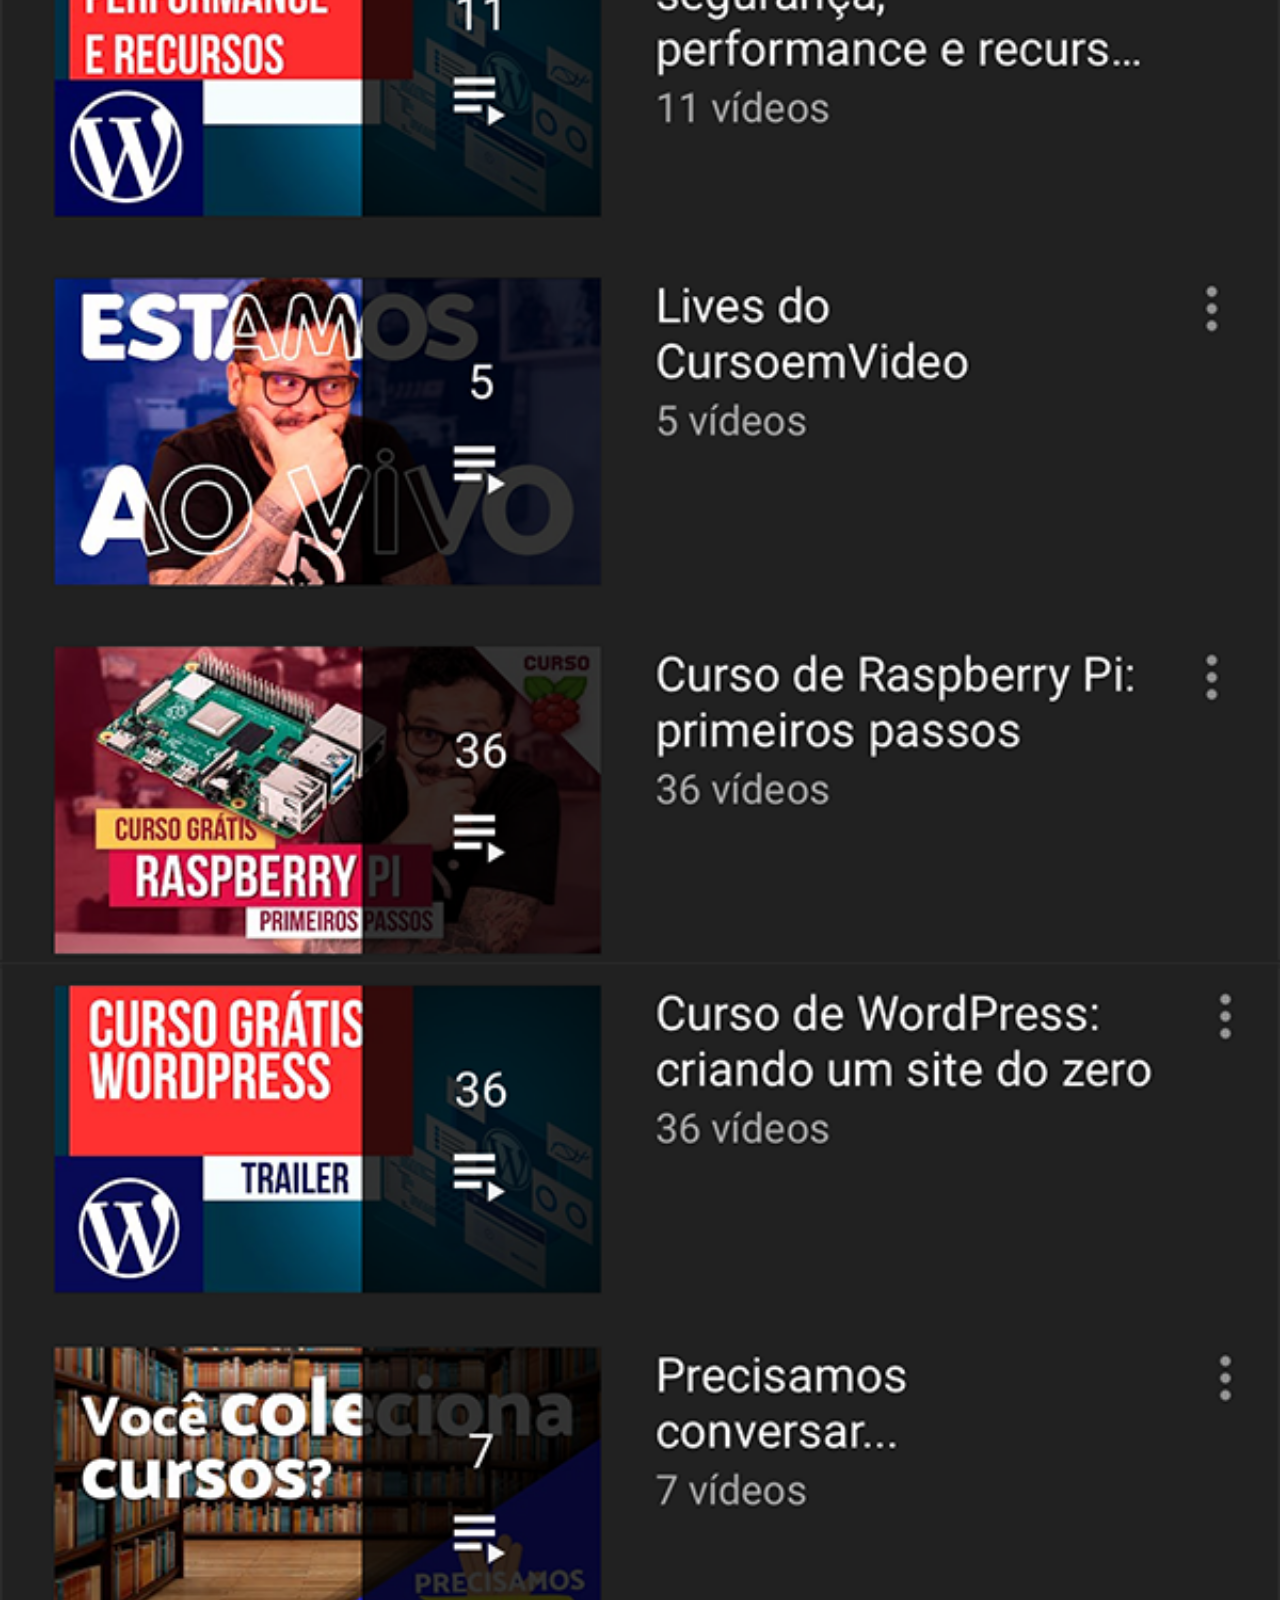
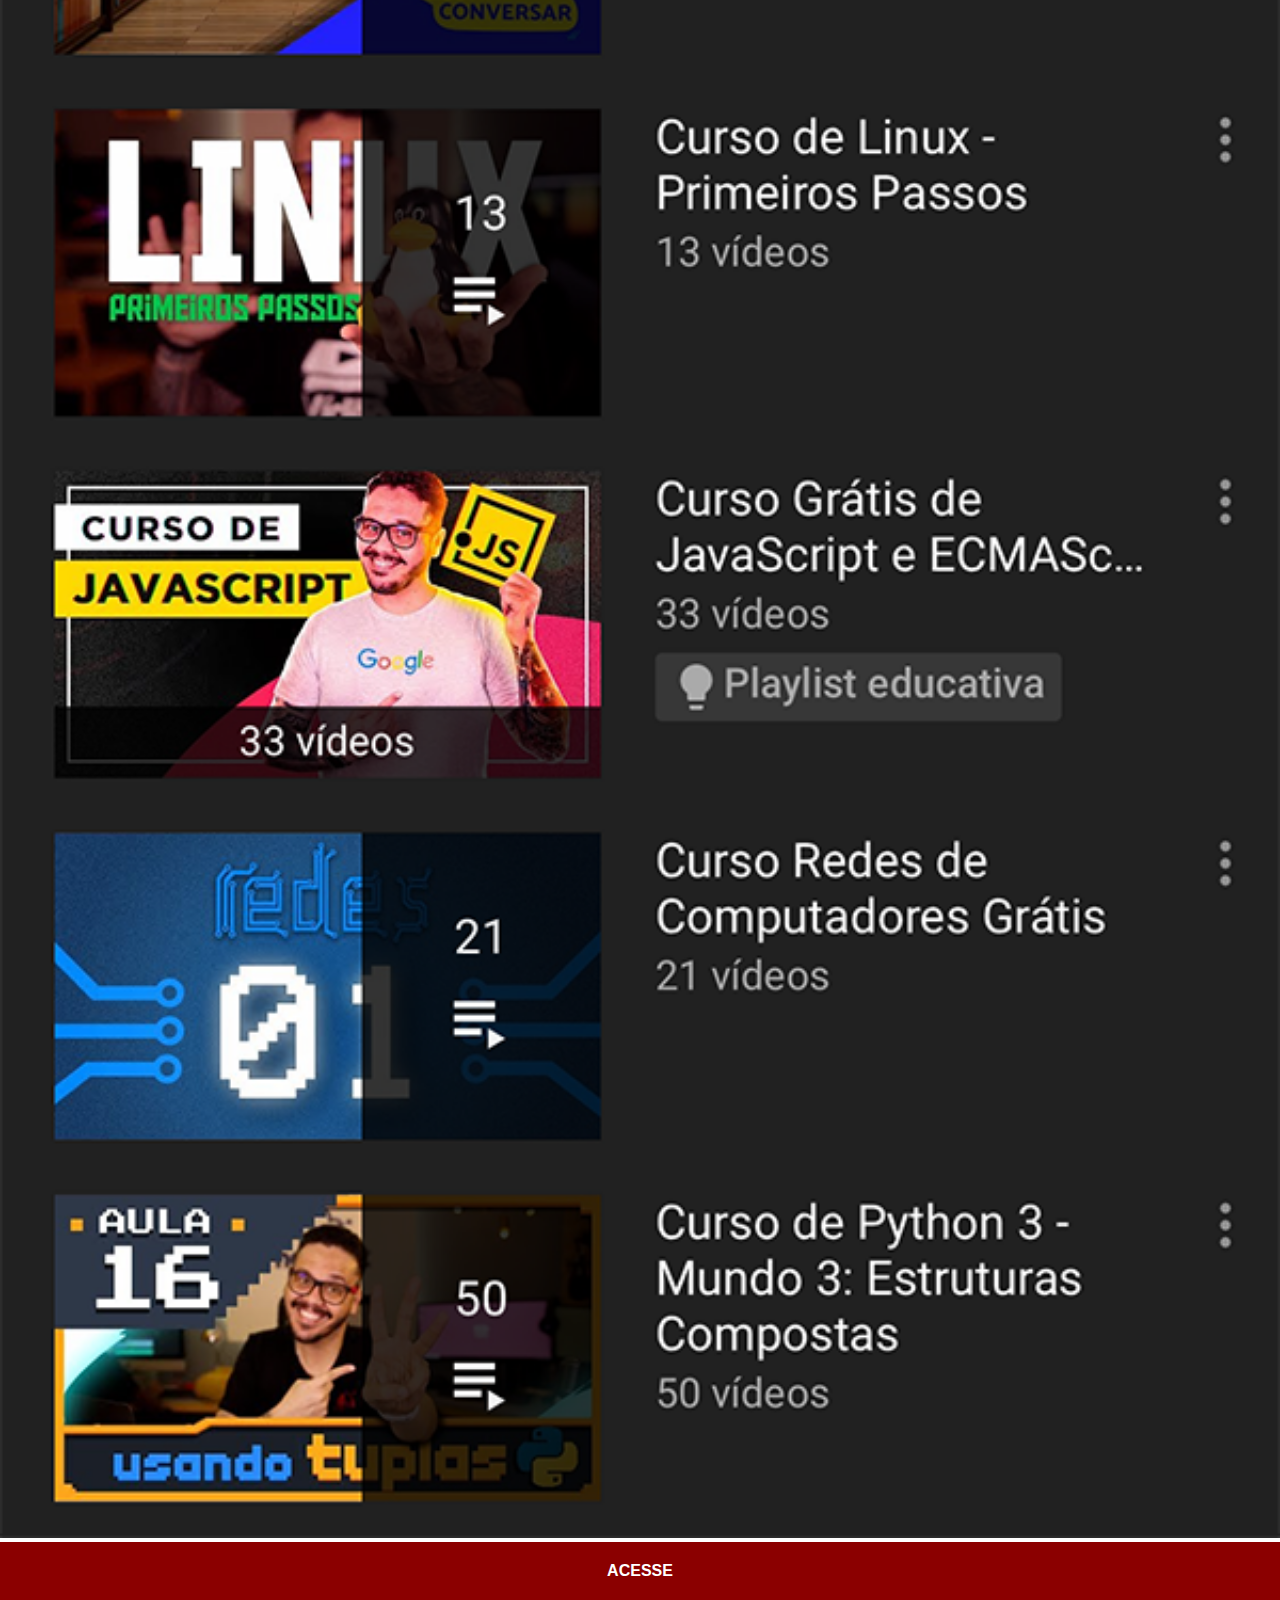
<file: youtube.html>
<!DOCTYPE html>
<html lang="pt-BR">
<head>
    <meta charset="UTF-8">
    <meta http-equiv="X-UA-Compatible" content="IE=edge">
    <meta name="viewport" content="width=device-width, initial-scale=1.0">
    <title>Home</title>
    <link rel="stylesheet" href="estilos/socials.css">
</head>
<body>
    <img src="imagens/tela-youtube.png" alt="YouTube">
    <a href="https://www.youtube.com/@lotuslandsigma8182" target="_blank">ACESSE</a>
</body>
</html>
</file>
<file: estilos/style.css>
@charset "UTF-8";

* {
    margin: 0px;
    padding: 0px;
    font-family: Arial, Helvetica, sans-serif;
}

html, body {
    height: 100vh;
    width: 100vw;
}

body {
    background: url(../imagens/fundo-madeira.jpg) no-repeat top center;
    background-size: cover;
    background-attachment: fixed;
}

main {
    position: relative;
    height: 100vh;
}

#telefone {
    position: absolute;
    top: 50%;
    left: 50%;
    transform: translate(-50%, -50%);

    height: 627px;
    width: 311px;
    background: url(../imagens/frame-iphone.png) no-repeat;
}

#tela {
    position: relative;
    top: 81px;
    left: 23px;
    height: 470px;
    width: 266px;
}

#redes-sociais {
    text-align: right;
    margin-right: 20px;
}

#redes-sociais img {
    width: 50px;
    margin: 10px;
    border-radius: 50%;
    box-shadow: 2px 2px 5px black;
    box-sizing: border-box;
}

#redes-sociais img:hover {
    border: 2px solid white;
    transform: translate(-4px, -4px);
    box-shadow: 6px 6px 10px black;
    transition: transform .2s, border .1s;
}
</file>
<file: estilos/socials.css>
@charset "UTF-8";

* {
    margin: 0px;
    padding: 0px;
    font-family: Arial, Helvetica, sans-serif;
}

::-webkit-scrollbar {
    width: 0px;
    height: 0px;
}

img {
    width: 100vw;
}

a {
    display: block;
    background-color: darkred;
    color: white;
    padding: 20px;
    text-align: center;
    font-weight: bolder;
    text-decoration: none;
}

a:hover {
    background-color: red;
}
</file>
